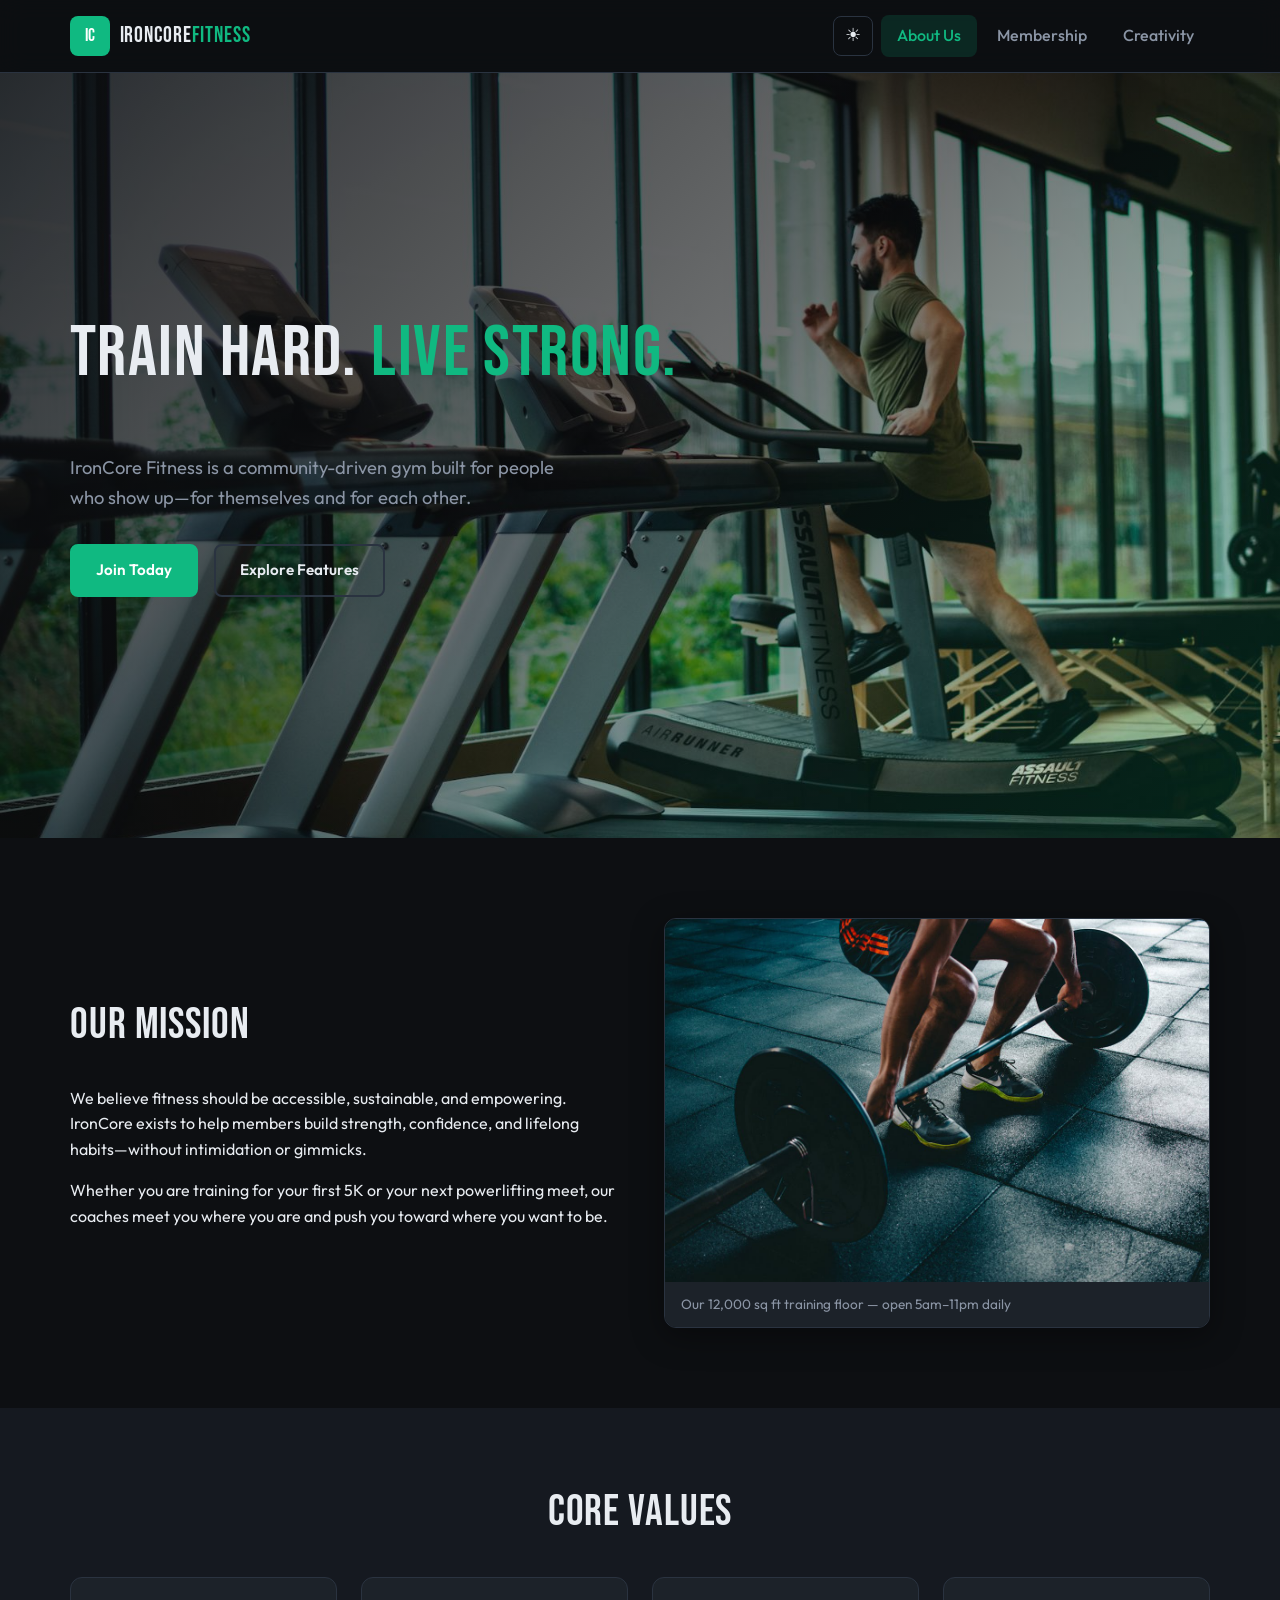
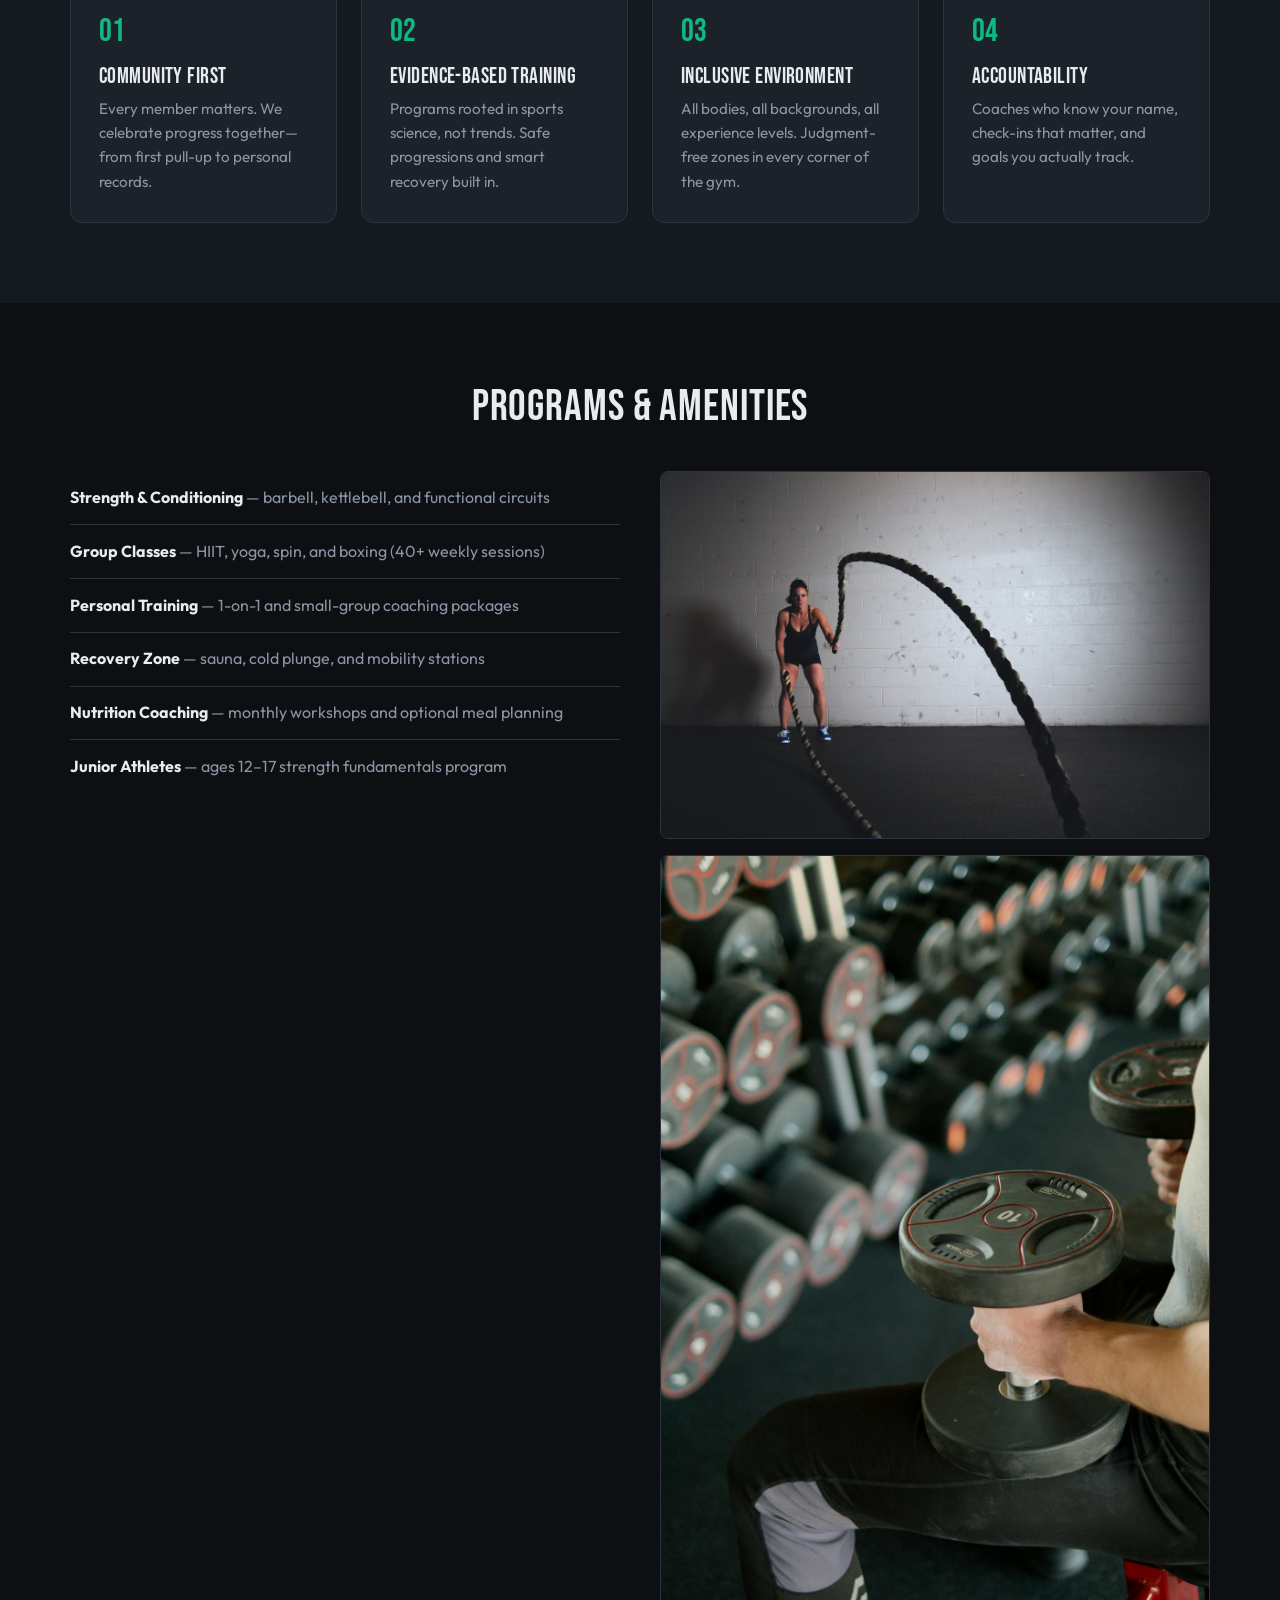
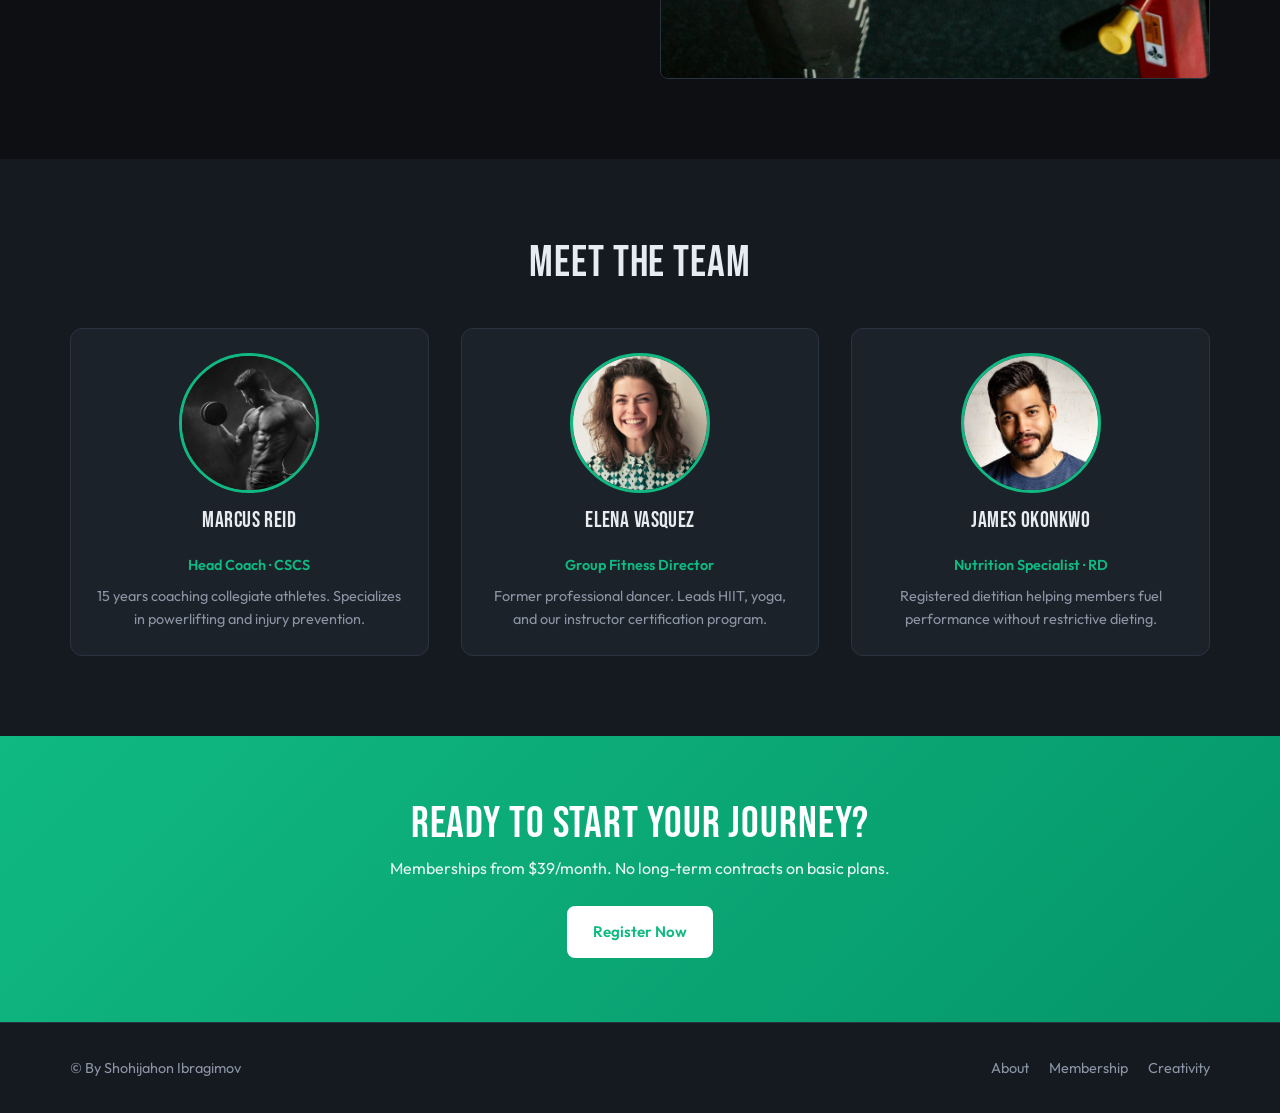
<file: index.html>
<!DOCTYPE html>
<html lang="en">
<head>
  <meta charset="UTF-8">
  <meta name="viewport" content="width=device-width, initial-scale=1.0">
  <meta name="description" content="IronCore Fitness — strength, community, and results.">
  <title>About Us | IronCore Fitness</title>
  <link rel="stylesheet" href="css/styles.css?v=2">
  <link rel="preconnect" href="https://fonts.googleapis.com">
  <link rel="preconnect" href="https://fonts.gstatic.com" crossorigin>
  <link href="https://fonts.googleapis.com/css2?family=Bebas+Neue&family=Outfit:wght@300;400;500;600;700&display=swap" rel="stylesheet">
</head>
<body>
  <header class="site-header">
    <div class="container header-inner">
      <a href="index.html" class="logo" aria-label="IronCore Fitness home">
        <span class="logo-mark">IC</span>
        <span class="logo-text">IronCore<span>Fitness</span></span>
      </a>
      <div class="header-actions">
        <button type="button" class="theme-toggle" id="themeToggle" aria-label="Switch to light theme" aria-pressed="false">
          <span class="theme-icon theme-icon--sun" aria-hidden="true">☀</span>
          <span class="theme-icon theme-icon--moon" aria-hidden="true">☽</span>
        </button>
        <button class="nav-toggle" id="navToggle" aria-label="Toggle navigation" aria-expanded="false">
          <span></span><span></span><span></span>
        </button>
        <nav class="main-nav" id="mainNav" aria-label="Main navigation">
          <ul>
            <li><a href="index.html" class="active">About Us</a></li>
            <li><a href="membership.html">Membership</a></li>
            <li><a href="creativity.html">Creativity</a></li>
          </ul>
        </nav>
      </div>
    </div>
  </header>

  <main>
    <section class="hero">
      <div class="hero-bg" aria-hidden="true"></div>
      <div class="container hero-content">
        <h1>Train Hard. <span>Live Strong.</span></h1>
        <p class="hero-lead">IronCore Fitness is a community-driven gym built for people who show up—for themselves and for each other.</p>
        <div class="hero-actions">
          <a href="membership.html" class="btn btn-primary">Join Today</a>
          <a href="creativity.html" class="btn btn-outline">Explore Features</a>
        </div>
      </div>
    </section>

    <section class="section" id="mission">
      <div class="container two-col">
        <article>
          <h2>Our Mission</h2>
          <p>We believe fitness should be accessible, sustainable, and empowering. IronCore exists to help members build strength, confidence, and lifelong habits—without intimidation or gimmicks.</p>
          <p>Whether you are training for your first 5K or your next powerlifting meet, our coaches meet you where you are and push you toward where you want to be.</p>
        </article>
        <figure class="image-card">
          <img src="images/gym-floor.jpg" alt="Members lifting weights in the main training floor" width="800" height="533" loading="lazy">
          <figcaption>Our 12,000 sq ft training floor — open 5am–11pm daily</figcaption>
        </figure>
      </div>
    </section>

    <section class="section section-alt" id="values">
      <div class="container">
        <h2 class="section-title">Core Values</h2>
        <ul class="values-grid">
          <li class="value-card">
            <span class="value-icon" aria-hidden="true">01</span>
            <h3>Community First</h3>
            <p>Every member matters. We celebrate progress together—from first pull-up to personal records.</p>
          </li>
          <li class="value-card">
            <span class="value-icon" aria-hidden="true">02</span>
            <h3>Evidence-Based Training</h3>
            <p>Programs rooted in sports science, not trends. Safe progressions and smart recovery built in.</p>
          </li>
          <li class="value-card">
            <span class="value-icon" aria-hidden="true">03</span>
            <h3>Inclusive Environment</h3>
            <p>All bodies, all backgrounds, all experience levels. Judgment-free zones in every corner of the gym.</p>
          </li>
          <li class="value-card">
            <span class="value-icon" aria-hidden="true">04</span>
            <h3>Accountability</h3>
            <p>Coaches who know your name, check-ins that matter, and goals you actually track.</p>
          </li>
        </ul>
      </div>
    </section>

    <section class="section" id="programs">
      <div class="container">
        <h2 class="section-title">Programs &amp; Amenities</h2>
        <div class="programs-layout">
          <ul class="program-list">
            <li><strong>Strength &amp; Conditioning</strong> — barbell, kettlebell, and functional circuits</li>
            <li><strong>Group Classes</strong> — HIIT, yoga, spin, and boxing (40+ weekly sessions)</li>
            <li><strong>Personal Training</strong> — 1-on-1 and small-group coaching packages</li>
            <li><strong>Recovery Zone</strong> — sauna, cold plunge, and mobility stations</li>
            <li><strong>Nutrition Coaching</strong> — monthly workshops and optional meal planning</li>
            <li><strong>Junior Athletes</strong> — ages 12–17 strength fundamentals program</li>
          </ul>
          <div class="program-gallery">
            <img src="images/group-class.jpg" alt="Group fitness class in session" width="600" height="400" loading="lazy">
            <img src="images/personal-training.jpg" alt="Trainer assisting member with squat form" width="600" height="400" loading="lazy">
          </div>
        </div>
      </div>
    </section>

    <section class="section section-alt" id="staff">
      <div class="container">
        <h2 class="section-title">Meet the Team</h2>
        <ul class="staff-grid">
          <li class="staff-card">
            <img src="images/staff-marcus.jpg" alt="Marcus Reid, Head Coach" width="400" height="400" loading="lazy">
            <h3>Marcus Reid</h3>
            <p class="staff-role">Head Coach · CSCS</p>
            <p>15 years coaching collegiate athletes. Specializes in powerlifting and injury prevention.</p>
          </li>
          <li class="staff-card">
            <img src="images/staff-elena.jpg" alt="Elena Vasquez, Group Fitness Director" width="400" height="400" loading="lazy">
            <h3>Elena Vasquez</h3>
            <p class="staff-role">Group Fitness Director</p>
            <p>Former professional dancer. Leads HIIT, yoga, and our instructor certification program.</p>
          </li>
          <li class="staff-card">
            <img src="images/staff-james.jpg" alt="James Okonkwo, Nutrition Specialist" width="400" height="400" loading="lazy">
            <h3>James Okonkwo</h3>
            <p class="staff-role">Nutrition Specialist · RD</p>
            <p>Registered dietitian helping members fuel performance without restrictive dieting.</p>
          </li>
        </ul>
      </div>
    </section>

    <section class="cta-banner">
      <div class="container cta-inner">
        <h2>Ready to start your journey?</h2>
        <p>Memberships from $39/month. No long-term contracts on basic plans.</p>
        <a href="membership.html" class="btn btn-primary">Register Now</a>
      </div>
    </section>
  </main>

  <footer class="site-footer">
    <div class="container footer-inner">
      <p>&copy; By Shohijahon Ibragimov </p>
      <nav aria-label="Footer navigation">
        <ul>
          <li><a href="index.html">About</a></li>
          <li><a href="membership.html">Membership</a></li>
          <li><a href="creativity.html">Creativity</a></li>
        </ul>
      </nav>
    </div>
  </footer>

  <script src="js/nav.js"></script>
</body>
</html>
</file>
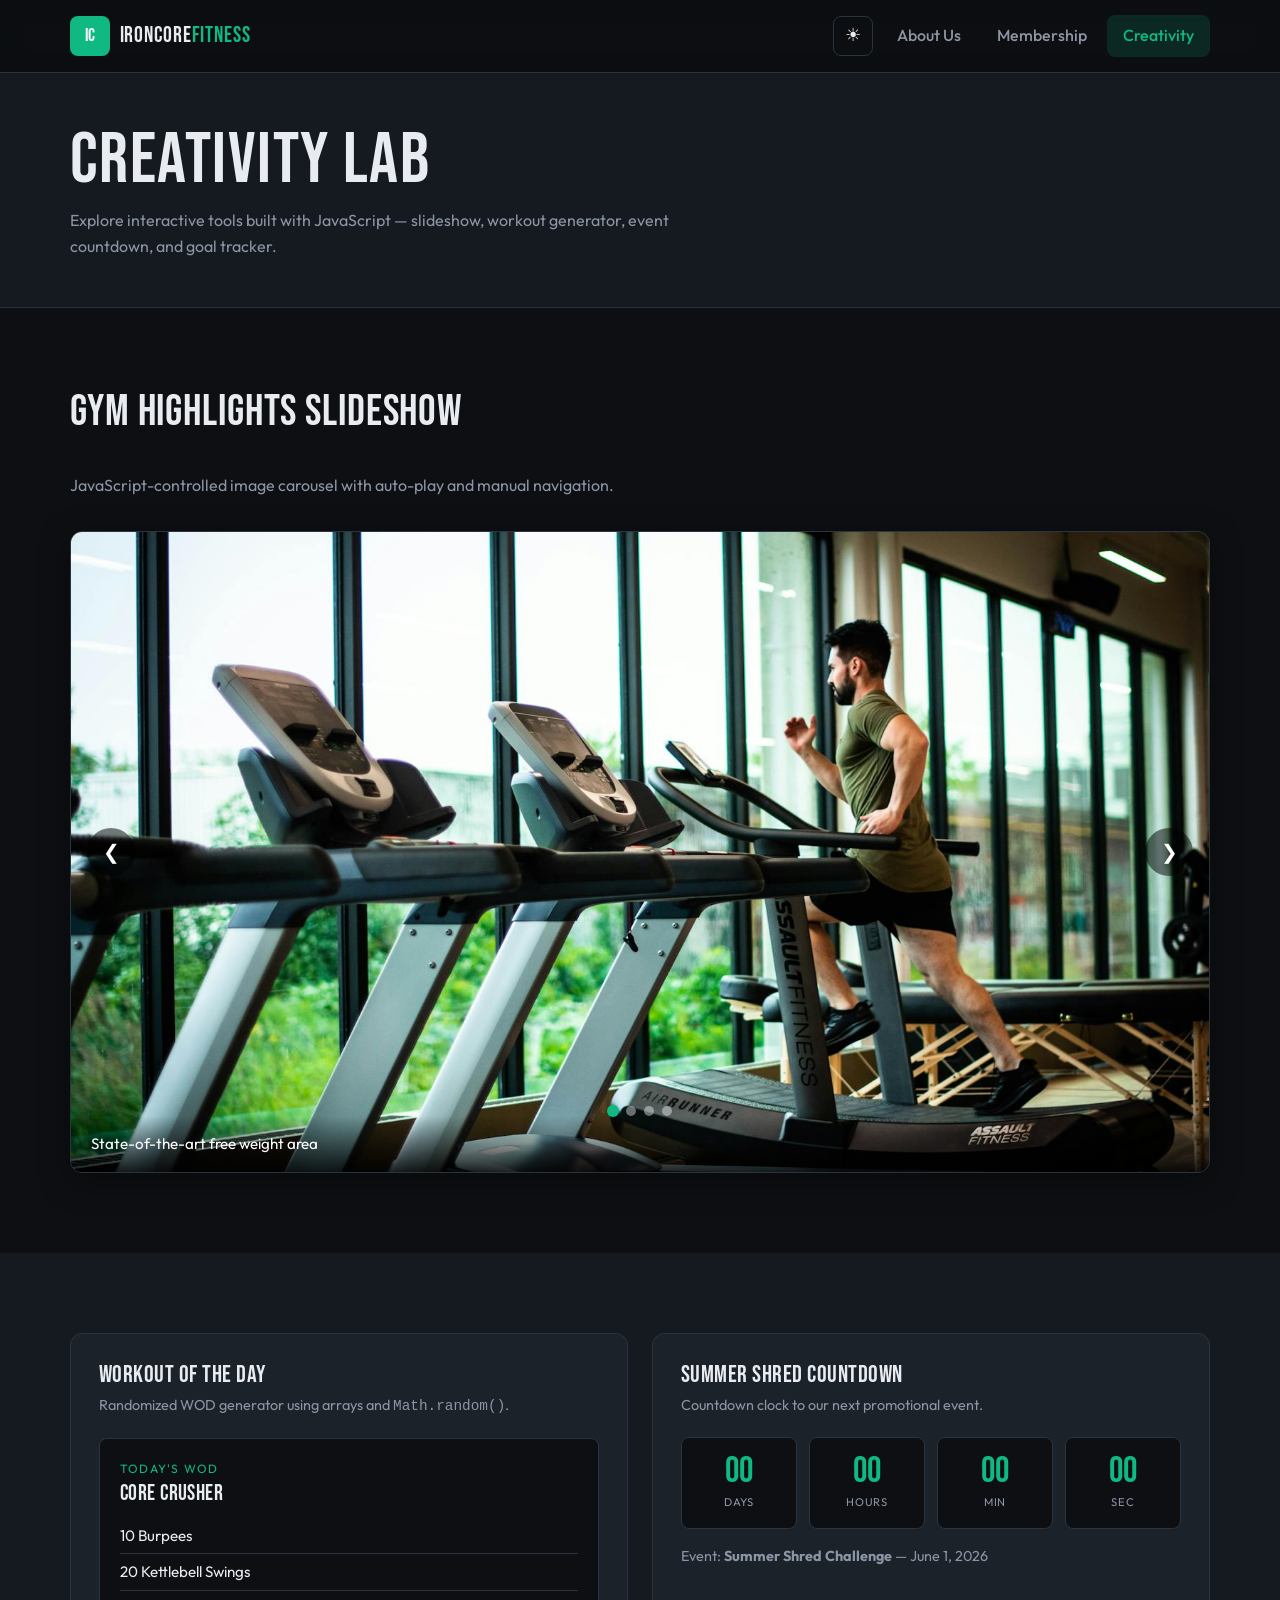
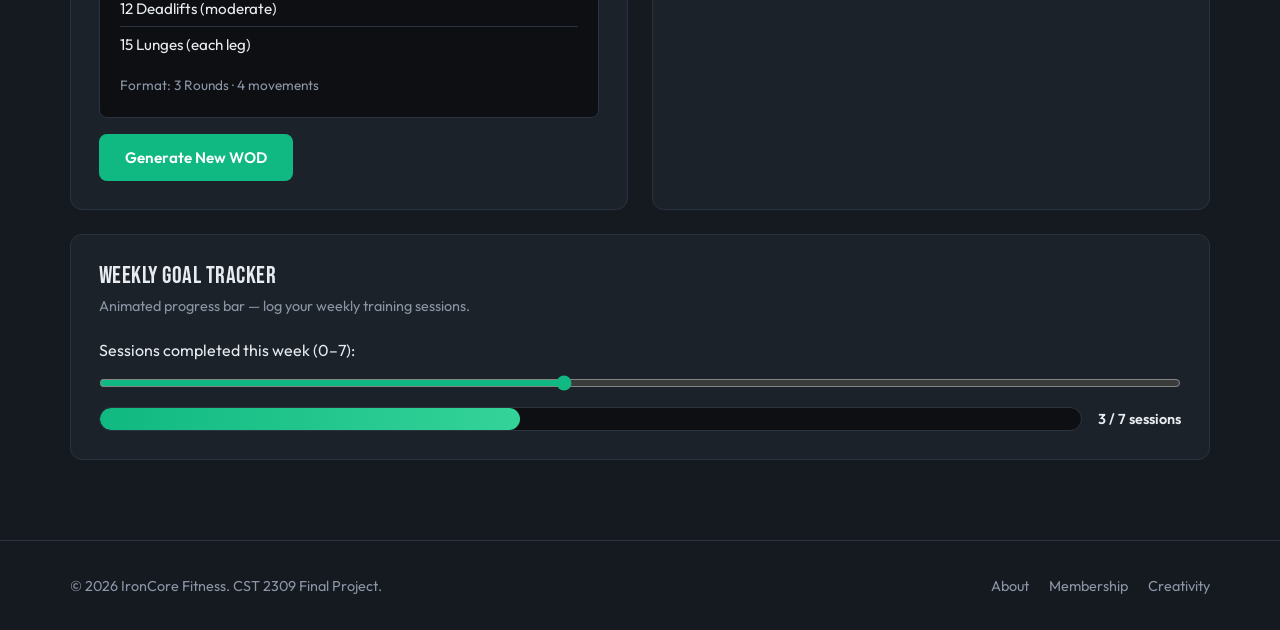
<file: creativity.html>
<!DOCTYPE html>
<html lang="en">
<head>
  <meta charset="UTF-8">
  <meta name="viewport" content="width=device-width, initial-scale=1.0">
  <meta name="description" content="Interactive features at IronCore Fitness.">
  <title>Creativity | IronCore Fitness</title>
  <link rel="stylesheet" href="css/styles.css?v=2">
  <link rel="preconnect" href="https://fonts.googleapis.com">
  <link rel="preconnect" href="https://fonts.gstatic.com" crossorigin>
  <link href="https://fonts.googleapis.com/css2?family=Bebas+Neue&family=Outfit:wght@300;400;500;600;700&display=swap" rel="stylesheet">
</head>
<body>
  <header class="site-header">
    <div class="container header-inner">
      <a href="index.html" class="logo" aria-label="IronCore Fitness home">
        <span class="logo-mark">IC</span>
        <span class="logo-text">IronCore<span>Fitness</span></span>
      </a>
      <div class="header-actions">
        <button type="button" class="theme-toggle" id="themeToggle" aria-label="Switch to light theme" aria-pressed="false">
          <span class="theme-icon theme-icon--sun" aria-hidden="true">☀</span>
          <span class="theme-icon theme-icon--moon" aria-hidden="true">☽</span>
        </button>
        <button class="nav-toggle" id="navToggle" aria-label="Toggle navigation" aria-expanded="false">
          <span></span><span></span><span></span>
        </button>
        <nav class="main-nav" id="mainNav" aria-label="Main navigation">
          <ul>
            <li><a href="index.html">About Us</a></li>
            <li><a href="membership.html">Membership</a></li>
            <li><a href="creativity.html" class="active">Creativity</a></li>
          </ul>
        </nav>
      </div>
    </div>
  </header>

  <main class="page-main">
    <section class="page-hero page-hero--compact">
      <div class="container">
        <h1>Creativity Lab</h1>
        <p>Explore interactive tools built with JavaScript — slideshow, workout generator, event countdown, and goal tracker.</p>
      </div>
    </section>

    <section class="section">
      <div class="container">
        <div class="feature-header">
          <h2>Gym Highlights Slideshow</h2>
          <p>JavaScript-controlled image carousel with auto-play and manual navigation.</p>
        </div>

        <div class="slideshow" id="slideshow">
          <div class="slideshow-track" id="slideshowTrack">
            <figure class="slide active">
              <img src="images/hero.jpg" alt="Weight room with barbells and racks" loading="lazy">
              <figcaption>State-of-the-art free weight area</figcaption>
            </figure>
            <figure class="slide">
              <img src="images/group-class.jpg" alt="Group fitness class" loading="lazy">
              <figcaption>40+ weekly group classes</figcaption>
            </figure>
            <figure class="slide">
              <img src="images/spin-studio.jpg" alt="Cardio machines and cycling equipment" loading="lazy">
              <figcaption>Dedicated spin &amp; cardio studios</figcaption>
            </figure>
            <figure class="slide">
              <img src="images/yoga-studio.jpg" alt="Yoga and stretching area" loading="lazy">
              <figcaption>Recovery &amp; mobility zones</figcaption>
            </figure>
          </div>
          <button type="button" class="slideshow-btn slideshow-btn--prev" id="slidePrev" aria-label="Previous slide">&#10094;</button>
          <button type="button" class="slideshow-btn slideshow-btn--next" id="slideNext" aria-label="Next slide">&#10095;</button>
          <div class="slideshow-dots" id="slideshowDots" role="tablist" aria-label="Slide navigation"></div>
        </div>
      </div>
    </section>

    <section class="section section-alt">
      <div class="container creativity-grid">
        <article class="feature-card" id="wodSection">
          <h2>Workout of the Day</h2>
          <p>Randomized WOD generator using arrays and <code>Math.random()</code>.</p>
          <div class="wod-display" id="wodDisplay">
            <p class="wod-label">Today's WOD</p>
            <h3 id="wodTitle">—</h3>
            <ul id="wodExercises"></ul>
            <p class="wod-meta" id="wodMeta"></p>
          </div>
          <button type="button" class="btn btn-primary" id="generateWod">Generate New WOD</button>
        </article>

        <article class="feature-card" id="countdownSection">
          <h2>Summer Shred Countdown</h2>
          <p>Countdown clock to our next promotional event.</p>
          <div class="countdown" id="countdown">
            <div class="countdown-unit"><span id="cdDays">00</span><small>Days</small></div>
            <div class="countdown-unit"><span id="cdHours">00</span><small>Hours</small></div>
            <div class="countdown-unit"><span id="cdMinutes">00</span><small>Min</small></div>
            <div class="countdown-unit"><span id="cdSeconds">00</span><small>Sec</small></div>
          </div>
          <p class="countdown-event">Event: <strong id="eventName">Summer Shred Challenge</strong> — June 1, 2026</p>
        </article>

        <article class="feature-card feature-card--wide" id="goalSection">
          <h2>Weekly Goal Tracker</h2>
          <p>Animated progress bar — log your weekly training sessions.</p>
          <label for="sessionsInput">Sessions completed this week (0–7):</label>
          <input type="range" id="sessionsInput" min="0" max="7" value="3">
          <div class="progress-wrap">
            <div class="progress-bar" id="progressBar" role="progressbar" aria-valuenow="3" aria-valuemin="0" aria-valuemax="7">
              <span id="progressFill"></span>
            </div>
            <span class="progress-label" id="progressLabel">3 / 7 sessions</span>
          </div>
        </article>
      </div>
    </section>
  </main>

  <footer class="site-footer">
    <div class="container footer-inner">
      <p>&copy; 2026 IronCore Fitness. CST 2309 Final Project.</p>
      <nav aria-label="Footer navigation">
        <ul>
          <li><a href="index.html">About</a></li>
          <li><a href="membership.html">Membership</a></li>
          <li><a href="creativity.html">Creativity</a></li>
        </ul>
      </nav>
    </div>
  </footer>

  <script src="js/nav.js"></script>
  <script src="js/creativity.js"></script>
</body>
</html>
</file>
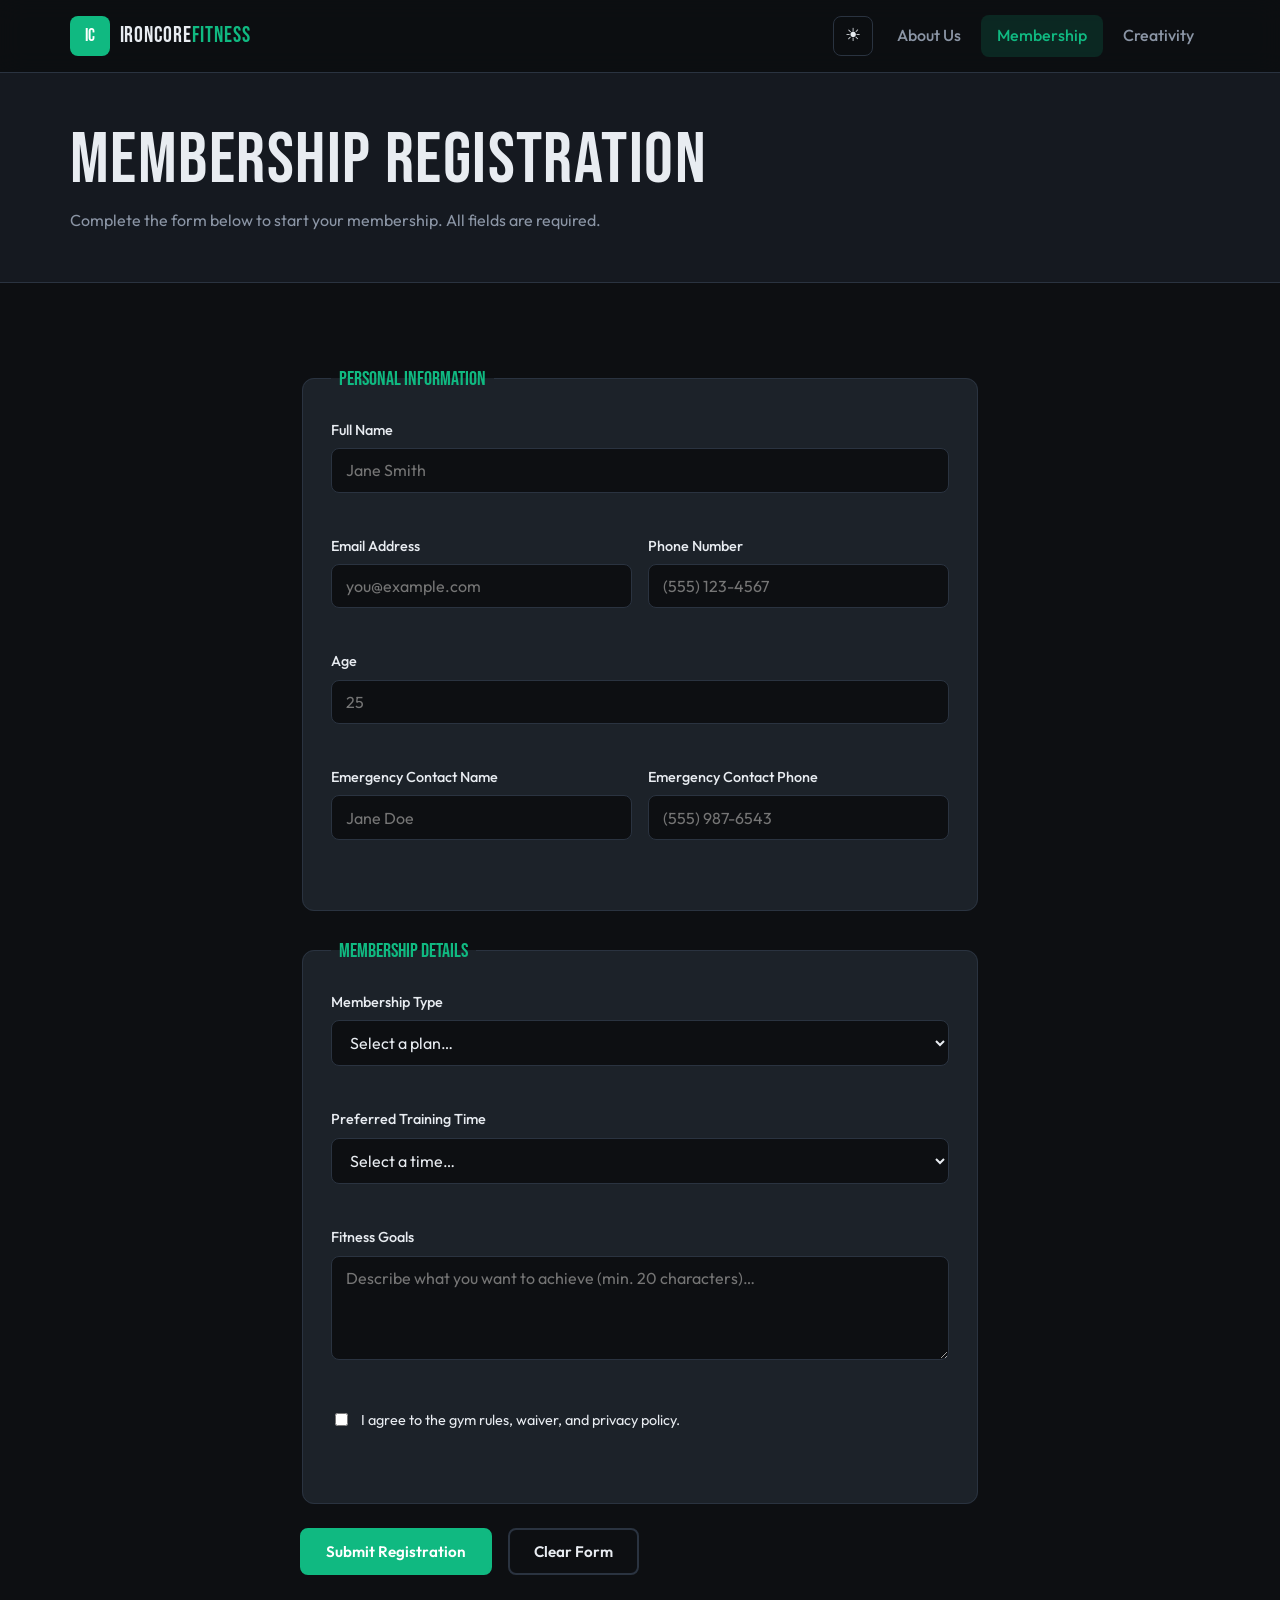
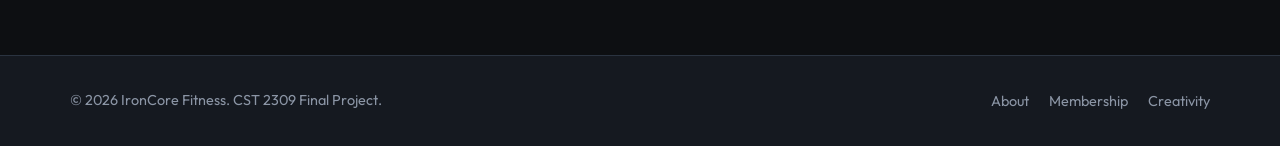
<file: membership.html>
<!DOCTYPE html>
<html lang="en">
<head>
  <meta charset="UTF-8">
  <meta name="viewport" content="width=device-width, initial-scale=1.0">
  <meta name="description" content="Register for membership at IronCore Fitness.">
  <title>Membership Registration | IronCore Fitness</title>
  <link rel="stylesheet" href="css/styles.css?v=2">
  <link rel="preconnect" href="https://fonts.googleapis.com">
  <link rel="preconnect" href="https://fonts.gstatic.com" crossorigin>
  <link href="https://fonts.googleapis.com/css2?family=Bebas+Neue&family=Outfit:wght@300;400;500;600;700&display=swap" rel="stylesheet">
</head>
<body>
  <header class="site-header">
    <div class="container header-inner">
      <a href="index.html" class="logo" aria-label="IronCore Fitness home">
        <span class="logo-mark">IC</span>
        <span class="logo-text">IronCore<span>Fitness</span></span>
      </a>
      <div class="header-actions">
        <button type="button" class="theme-toggle" id="themeToggle" aria-label="Switch to light theme" aria-pressed="false">
          <span class="theme-icon theme-icon--sun" aria-hidden="true">☀</span>
          <span class="theme-icon theme-icon--moon" aria-hidden="true">☽</span>
        </button>
        <button class="nav-toggle" id="navToggle" aria-label="Toggle navigation" aria-expanded="false">
          <span></span><span></span><span></span>
        </button>
        <nav class="main-nav" id="mainNav" aria-label="Main navigation">
          <ul>
            <li><a href="index.html">About Us</a></li>
            <li><a href="membership.html" class="active">Membership</a></li>
            <li><a href="creativity.html">Creativity</a></li>
          </ul>
        </nav>
      </div>
    </div>
  </header>

  <main class="page-main">
    <section class="page-hero page-hero--compact">
      <div class="container">
        <h1>Membership Registration</h1>
        <p>Complete the form below to start your membership. All fields are required.</p>
      </div>
    </section>

    <section class="section">
      <div class="container form-container">
        <form id="membershipForm" class="registration-form" novalidate>
          <div id="formErrors" class="form-errors" role="alert" aria-live="polite" hidden></div>

          <fieldset>
            <legend>Personal Information</legend>

            <div class="form-group">
              <label for="fullName">Full Name</label>
              <input type="text" id="fullName" name="fullName" autocomplete="name" placeholder="Jane Smith">
              <span class="field-error" id="fullNameError"></span>
            </div>

            <div class="form-row">
              <div class="form-group">
                <label for="email">Email Address</label>
                <input type="email" id="email" name="email" autocomplete="email" placeholder="you@example.com">
                <span class="field-error" id="emailError"></span>
              </div>
              <div class="form-group">
                <label for="phone">Phone Number</label>
                <input type="tel" id="phone" name="phone" autocomplete="tel" placeholder="(555) 123-4567">
                <span class="field-error" id="phoneError"></span>
              </div>
            </div>

            <div class="form-group">
              <label for="age">Age</label>
              <input type="number" id="age" name="age" min="16" max="99" placeholder="25">
              <span class="field-error" id="ageError"></span>
            </div>

            <div class="form-row">
              <div class="form-group">
                <label for="emergencyContact">Emergency Contact Name</label>
                <input type="text" id="emergencyContact" name="emergencyContact" autocomplete="name" placeholder="Jane Doe">
                <span class="field-error" id="emergencyContactError"></span>
              </div>
              <div class="form-group">
                <label for="emergencyPhone">Emergency Contact Phone</label>
                <input type="tel" id="emergencyPhone" name="emergencyPhone" autocomplete="tel" placeholder="(555) 987-6543">
                <span class="field-error" id="emergencyPhoneError"></span>
              </div>
            </div>
          </fieldset>

          <fieldset>
            <legend>Membership Details</legend>

            <div class="form-group">
              <label for="membershipType">Membership Type</label>
              <select id="membershipType" name="membershipType">
                <option value="">Select a plan…</option>
                <option value="basic">Basic — $39/mo (gym floor access)</option>
                <option value="plus">Plus — $59/mo (+ group classes)</option>
                <option value="elite">Elite — $89/mo (+ 2 PT sessions/mo)</option>
                <option value="family">Family — $119/mo (up to 4 members)</option>
              </select>
              <span class="field-error" id="membershipTypeError"></span>
            </div>

            <div class="form-group">
              <label for="preferredTime">Preferred Training Time</label>
              <select id="preferredTime" name="preferredTime">
                <option value="">Select a time…</option>
                <option value="early">Early Morning (5am – 8am)</option>
                <option value="mid">Midday (11am – 2pm)</option>
                <option value="evening">Evening (5pm – 9pm)</option>
                <option value="weekend">Weekends</option>
              </select>
              <span class="field-error" id="preferredTimeError"></span>
            </div>

            <div class="form-group">
              <label for="fitnessGoals">Fitness Goals</label>
              <textarea id="fitnessGoals" name="fitnessGoals" rows="4" placeholder="Describe what you want to achieve (min. 20 characters)…"></textarea>
              <span class="field-error" id="fitnessGoalsError"></span>
            </div>

            <div class="form-group form-group--checkbox">
              <label class="checkbox-label">
                <input type="checkbox" id="termsAgree" name="termsAgree">
                I agree to the gym rules, waiver, and privacy policy.
              </label>
              <span class="field-error" id="termsAgreeError"></span>
            </div>
          </fieldset>

          <div class="form-actions">
            <button type="submit" class="btn btn-primary">Submit Registration</button>
            <button type="reset" class="btn btn-outline" id="resetBtn">Clear Form</button>
          </div>

          <div id="successMessage" class="success-message" role="status" hidden>
            <h3>Registration Successful!</h3>
            <p>Thank you for joining IronCore Fitness. A team member will contact you within 24 hours.</p>
          </div>
        </form>
      </div>
    </section>
  </main>

  <footer class="site-footer">
    <div class="container footer-inner">
      <p>&copy; 2026 IronCore Fitness. CST 2309 Final Project.</p>
      <nav aria-label="Footer navigation">
        <ul>
          <li><a href="index.html">About</a></li>
          <li><a href="membership.html">Membership</a></li>
          <li><a href="creativity.html">Creativity</a></li>
        </ul>
      </nav>
    </div>
  </footer>

  <script src="js/nav.js"></script>
  <!-- Presentation talking points: open js/validation.js and search "PRESENTATION" -->
  <script src="js/validation.js?v=4"></script>
</body>
</html>
</file>
<file: css/styles.css>
/* IronCore Fitness — CST 2309 Final Project */

:root {
  --color-bg: #0d0f12;
  --color-bg-alt: #151920;
  --color-surface: #1c2229;
  --color-border: #2a3340;
  --color-text: #e8ecf1;
  --color-muted: #8b95a5;
  --color-accent: #10b981;
  --color-accent-hover: #34d399;
  --color-accent-deep: #059669;
  --color-accent-soft: rgba(16, 185, 129, 0.15);
  --color-success: #2dc653;
  --color-error: #ef476f;
  --font-display: "Bebas Neue", sans-serif;
  --font-body: "Outfit", system-ui, sans-serif;
  --radius: 8px;
  --radius-lg: 12px;
  --shadow: 0 8px 32px rgba(0, 0, 0, 0.4);
  --header-h: 72px;
  --transition: 0.25s ease;
}

body.theme-light {
  --color-bg: #f4f6f8;
  --color-bg-alt: #e8ecf0;
  --color-surface: #ffffff;
  --color-border: #d0d7de;
  --color-text: #1a1f26;
  --color-muted: #5c6670;
  --color-accent-soft: rgba(16, 185, 129, 0.12);
  --shadow: 0 8px 24px rgba(0, 0, 0, 0.08);
}

*,
*::before,
*::after {
  box-sizing: border-box;
}

html {
  scroll-behavior: smooth;
}

body {
  margin: 0;
  font-family: var(--font-body);
  font-size: 1rem;
  line-height: 1.6;
  color: var(--color-text);
  background: var(--color-bg);
  transition: background var(--transition), color var(--transition);
}

img {
  max-width: 100%;
  height: auto;
  display: block;
}

a {
  color: var(--color-accent);
  text-decoration: none;
  transition: color var(--transition);
}

a:hover {
  color: var(--color-accent-hover);
}

h1, h2, h3 {
  font-family: var(--font-display);
  font-weight: 400;
  letter-spacing: 0.02em;
  line-height: 1.1;
  margin-top: 0;
}

h1 { font-size: clamp(2.5rem, 6vw, 4.5rem); }
h2 { font-size: clamp(1.75rem, 4vw, 2.75rem); }
h3 { font-size: 1.35rem; }

p { margin: 0 0 1rem; }

ul { margin: 0; padding: 0; }

.container {
  width: min(1140px, 92%);
  margin: 0 auto;
}

/* Header & Nav */
.site-header {
  position: sticky;
  top: 0;
  z-index: 100;
  background: rgba(13, 15, 18, 0.92);
  backdrop-filter: blur(12px);
  border-bottom: 1px solid var(--color-border);
}

body.theme-light .site-header {
  background: rgba(244, 246, 248, 0.92);
}

.header-inner {
  display: flex;
  align-items: center;
  justify-content: space-between;
  min-height: var(--header-h);
  gap: 1rem;
}

.logo {
  display: flex;
  align-items: center;
  gap: 0.6rem;
  color: var(--color-text);
  text-decoration: none;
}

.logo:hover { color: var(--color-text); }

.logo-mark {
  display: flex;
  align-items: center;
  justify-content: center;
  width: 40px;
  height: 40px;
  background: var(--color-accent);
  color: #fff;
  font-family: var(--font-display);
  font-size: 1.1rem;
  border-radius: var(--radius);
}

.logo-text {
  font-family: var(--font-display);
  font-size: 1.35rem;
  letter-spacing: 0.04em;
}

.logo-text span { color: var(--color-accent); }

.main-nav ul {
  display: flex;
  gap: 0.25rem;
  list-style: none;
}

.main-nav a {
  display: block;
  padding: 0.5rem 1rem;
  color: var(--color-muted);
  font-weight: 500;
  border-radius: var(--radius);
  transition: color var(--transition), background var(--transition);
}

.main-nav a:hover,
.main-nav a.active {
  color: var(--color-text);
  background: var(--color-accent-soft);
}

.main-nav a.active {
  color: var(--color-accent);
}

.header-actions {
  display: flex;
  align-items: center;
  gap: 0.5rem;
}

.theme-toggle {
  display: flex;
  align-items: center;
  justify-content: center;
  width: 40px;
  height: 40px;
  padding: 0;
  background: transparent;
  border: 1px solid var(--color-border);
  border-radius: var(--radius);
  color: var(--color-text);
  font-size: 1.1rem;
  line-height: 1;
  cursor: pointer;
  transition: border-color var(--transition), background var(--transition);
}

.theme-toggle:hover {
  border-color: var(--color-accent);
  background: var(--color-accent-soft);
}

.theme-icon--moon {
  display: none;
}

body.theme-light .theme-icon--sun {
  display: none;
}

body.theme-light .theme-icon--moon {
  display: inline;
}

.nav-toggle {
  display: none;
  flex-direction: column;
  gap: 5px;
  padding: 8px;
  background: transparent;
  border: 1px solid var(--color-border);
  border-radius: var(--radius);
  cursor: pointer;
}

.nav-toggle span {
  display: block;
  width: 22px;
  height: 2px;
  background: var(--color-text);
  transition: var(--transition);
}

/* Buttons */
.btn {
  display: inline-block;
  padding: 0.75rem 1.5rem;
  font-family: var(--font-body);
  font-size: 0.95rem;
  font-weight: 600;
  text-align: center;
  border-radius: var(--radius);
  border: 2px solid transparent;
  cursor: pointer;
  transition: background var(--transition), color var(--transition), border-color var(--transition), transform 0.15s ease;
}

.btn:hover { transform: translateY(-1px); }

.btn-primary {
  background: var(--color-accent);
  color: #fff;
  border-color: var(--color-accent);
}

.btn-primary:hover {
  background: var(--color-accent-hover);
  border-color: var(--color-accent-hover);
  color: #fff;
}

.btn-outline {
  background: transparent;
  color: var(--color-text);
  border-color: var(--color-border);
}

.btn-outline:hover {
  border-color: var(--color-accent);
  color: var(--color-accent);
}

.btn-sm {
  padding: 0.4rem 0.85rem;
  font-size: 0.85rem;
}

/* Hero */
.hero {
  position: relative;
  min-height: 85vh;
  display: flex;
  align-items: center;
  overflow: hidden;
}

.hero-bg {
  position: absolute;
  inset: 0;
  background:
    linear-gradient(135deg, rgba(13, 15, 18, 0.88) 0%, rgba(13, 15, 18, 0.6) 50%, rgba(16, 185, 129, 0.2) 100%),
    url("../images/hero.jpg") center / cover no-repeat;
}

body.theme-light .hero-bg {
  background:
    linear-gradient(135deg, rgba(244, 246, 248, 0.92) 0%, rgba(244, 246, 248, 0.75) 50%, rgba(16, 185, 129, 0.12) 100%),
    url("../images/hero.jpg") center / cover no-repeat;
}

.hero-content {
  position: relative;
  padding: 4rem 0;
}

.hero h1 span { color: var(--color-accent); }

.hero-lead {
  font-size: 1.15rem;
  max-width: 520px;
  color: var(--color-muted);
  margin-bottom: 2rem;
}

.hero-actions {
  display: flex;
  flex-wrap: wrap;
  gap: 1rem;
}

/* Sections */
.section {
  padding: 5rem 0;
}

.section-alt {
  background: var(--color-bg-alt);
}

.section-title {
  text-align: center;
  margin-bottom: 2.5rem;
}

.two-col {
  display: grid;
  grid-template-columns: 1fr 1fr;
  gap: 3rem;
  align-items: center;
}

.image-card {
  margin: 0;
  border-radius: var(--radius-lg);
  overflow: hidden;
  box-shadow: var(--shadow);
  border: 1px solid var(--color-border);
}

.image-card figcaption {
  padding: 0.75rem 1rem;
  font-size: 0.85rem;
  color: var(--color-muted);
  background: var(--color-surface);
}

/* Values */
.values-grid {
  display: grid;
  grid-template-columns: repeat(auto-fit, minmax(240px, 1fr));
  gap: 1.5rem;
  list-style: none;
}

.value-card {
  padding: 1.75rem;
  background: var(--color-surface);
  border: 1px solid var(--color-border);
  border-radius: var(--radius-lg);
  transition: border-color var(--transition), transform var(--transition);
}

.value-card:hover {
  border-color: var(--color-accent);
  transform: translateY(-4px);
}

.value-icon {
  display: block;
  font-family: var(--font-display);
  font-size: 2rem;
  color: var(--color-accent);
  margin-bottom: 0.5rem;
}

.value-card h3 {
  margin-bottom: 0.5rem;
}

.value-card p {
  margin: 0;
  color: var(--color-muted);
  font-size: 0.95rem;
}

/* Programs */
.programs-layout {
  display: grid;
  grid-template-columns: 1fr 1fr;
  gap: 2.5rem;
  align-items: start;
}

.program-list {
  list-style: none;
}

.program-list li {
  padding: 0.85rem 0;
  border-bottom: 1px solid var(--color-border);
  color: var(--color-muted);
}

.program-list li:last-child { border-bottom: none; }

.program-list strong { color: var(--color-text); }

.program-gallery {
  display: grid;
  gap: 1rem;
}

.program-gallery img {
  border-radius: var(--radius);
  border: 1px solid var(--color-border);
}

/* Staff */
.staff-grid {
  display: grid;
  grid-template-columns: repeat(auto-fit, minmax(260px, 1fr));
  gap: 2rem;
  list-style: none;
}

.staff-card {
  text-align: center;
  padding: 1.5rem;
  background: var(--color-surface);
  border: 1px solid var(--color-border);
  border-radius: var(--radius-lg);
}

.staff-card img {
  width: 140px;
  height: 140px;
  object-fit: cover;
  border-radius: 50%;
  margin: 0 auto 1rem;
  border: 3px solid var(--color-accent);
}

.staff-role {
  color: var(--color-accent);
  font-size: 0.9rem;
  font-weight: 600;
  margin-bottom: 0.5rem;
}

.staff-card p:last-child {
  margin: 0;
  color: var(--color-muted);
  font-size: 0.9rem;
}

/* CTA */
.cta-banner {
  padding: 4rem 0;
  background: linear-gradient(135deg, var(--color-accent) 0%, var(--color-accent-deep) 100%);
}

.cta-inner {
  text-align: center;
  color: #fff;
}

.cta-inner h2 { color: #fff; margin-bottom: 0.5rem; }

.cta-inner p { opacity: 0.9; margin-bottom: 1.5rem; }

.cta-inner .btn-primary {
  background: #fff;
  color: var(--color-accent);
  border-color: #fff;
}

.cta-inner .btn-primary:hover {
  background: #f0f0f0;
  color: var(--color-accent-deep);
}

/* Page hero (inner pages) */
.page-hero {
  padding: 3rem 0;
  background: var(--color-bg-alt);
  border-bottom: 1px solid var(--color-border);
}

.page-hero--compact h1 { margin-bottom: 0.5rem; }

.page-hero p {
  margin: 0;
  color: var(--color-muted);
  max-width: 600px;
}

/* Form */
.form-container {
  max-width: 680px;
}

.registration-form fieldset {
  border: 1px solid var(--color-border);
  border-radius: var(--radius-lg);
  padding: 1.5rem 1.75rem 1.75rem;
  margin-bottom: 1.5rem;
  background: var(--color-surface);
}

.registration-form legend {
  font-family: var(--font-display);
  font-size: 1.25rem;
  padding: 0 0.5rem;
  color: var(--color-accent);
}

.form-group {
  margin-bottom: 1.25rem;
}

.form-row {
  display: grid;
  grid-template-columns: 1fr 1fr;
  gap: 1rem;
}

.form-group label {
  display: block;
  margin-bottom: 0.4rem;
  font-weight: 500;
  font-size: 0.9rem;
}

.form-group input,
.form-group select,
.form-group textarea {
  width: 100%;
  padding: 0.7rem 0.9rem;
  font-family: var(--font-body);
  font-size: 1rem;
  color: var(--color-text);
  background: var(--color-bg);
  border: 1px solid var(--color-border);
  border-radius: var(--radius);
  transition: border-color var(--transition), box-shadow var(--transition);
}

.form-group input:focus,
.form-group select:focus,
.form-group textarea:focus {
  outline: none;
  border-color: var(--color-accent);
  box-shadow: 0 0 0 3px var(--color-accent-soft);
}

.form-group input.invalid,
.form-group select.invalid,
.form-group textarea.invalid {
  border-color: var(--color-error);
}

.form-group--checkbox .checkbox-label {
  display: flex;
  align-items: flex-start;
  gap: 0.6rem;
  font-weight: 400;
  cursor: pointer;
}

.form-group--checkbox input {
  width: auto;
  margin-top: 0.25rem;
}

.field-error {
  display: block;
  margin-top: 0.35rem;
  font-size: 0.85rem;
  color: var(--color-error);
  min-height: 1.2em;
}

.form-errors {
  padding: 1rem 1.25rem;
  margin-bottom: 1.5rem;
  background: rgba(239, 71, 111, 0.12);
  border: 1px solid var(--color-error);
  border-radius: var(--radius);
  color: var(--color-error);
}

.form-errors ul {
  margin: 0.5rem 0 0;
  padding-left: 1.25rem;
}

.form-actions {
  display: flex;
  flex-wrap: wrap;
  gap: 1rem;
}

.success-message {
  margin-top: 1.5rem;
  padding: 1.25rem 1.5rem;
  background: rgba(45, 198, 83, 0.12);
  border: 1px solid var(--color-success);
  border-radius: var(--radius-lg);
  color: var(--color-success);
}

.success-message h3 {
  color: var(--color-success);
  margin-bottom: 0.35rem;
}

.success-message p {
  margin: 0;
  color: var(--color-text);
}

/* Creativity page */
.feature-header {
  margin-bottom: 2rem;
}

.feature-header p {
  margin: 0;
  color: var(--color-muted);
}

.slideshow {
  position: relative;
  border-radius: var(--radius-lg);
  overflow: hidden;
  border: 1px solid var(--color-border);
  box-shadow: var(--shadow);
  background: var(--color-surface);
}

.slideshow-track {
  position: relative;
  aspect-ratio: 16 / 9;
}

.slide {
  position: absolute;
  inset: 0;
  opacity: 0;
  transition: opacity 0.6s ease;
  margin: 0;
}

.slide.active { opacity: 1; z-index: 1; }

.slide img {
  width: 100%;
  height: 100%;
  object-fit: cover;
}

.slide figcaption {
  position: absolute;
  bottom: 0;
  left: 0;
  right: 0;
  padding: 1rem 1.25rem;
  background: linear-gradient(transparent, rgba(0, 0, 0, 0.85));
  color: #fff;
  font-size: 0.95rem;
}

.slideshow-btn {
  position: absolute;
  top: 50%;
  transform: translateY(-50%);
  z-index: 2;
  width: 48px;
  height: 48px;
  background: rgba(0, 0, 0, 0.5);
  color: #fff;
  border: none;
  border-radius: 50%;
  font-size: 1.25rem;
  cursor: pointer;
  transition: background var(--transition);
}

.slideshow-btn:hover { background: var(--color-accent); }

.slideshow-btn--prev { left: 1rem; }
.slideshow-btn--next { right: 1rem; }

.slideshow-dots {
  position: absolute;
  bottom: 3.5rem;
  left: 50%;
  transform: translateX(-50%);
  z-index: 2;
  display: flex;
  gap: 0.5rem;
}

.slideshow-dots button {
  width: 10px;
  height: 10px;
  padding: 0;
  border: none;
  border-radius: 50%;
  background: rgba(255, 255, 255, 0.4);
  cursor: pointer;
  transition: background var(--transition), transform var(--transition);
}

.slideshow-dots button.active {
  background: var(--color-accent);
  transform: scale(1.2);
}

.creativity-grid {
  display: grid;
  grid-template-columns: repeat(2, 1fr);
  gap: 1.5rem;
}

.feature-card {
  padding: 1.75rem;
  background: var(--color-surface);
  border: 1px solid var(--color-border);
  border-radius: var(--radius-lg);
}

.feature-card--wide {
  grid-column: 1 / -1;
}

.feature-card h2 {
  font-size: 1.5rem;
  margin-bottom: 0.35rem;
}

.feature-card > p {
  color: var(--color-muted);
  font-size: 0.9rem;
  margin-bottom: 1.25rem;
}

.wod-display {
  padding: 1.25rem;
  margin-bottom: 1rem;
  background: var(--color-bg);
  border-radius: var(--radius);
  border: 1px solid var(--color-border);
  min-height: 160px;
}

.wod-label {
  font-size: 0.75rem;
  text-transform: uppercase;
  letter-spacing: 0.1em;
  color: var(--color-accent);
  margin-bottom: 0.25rem;
}

#wodTitle { margin-bottom: 0.75rem; }

#wodExercises {
  list-style: none;
  margin-bottom: 0.75rem;
}

#wodExercises li {
  padding: 0.35rem 0;
  border-bottom: 1px solid var(--color-border);
  font-size: 0.95rem;
}

#wodExercises li:last-child { border-bottom: none; }

.wod-meta {
  margin: 0;
  font-size: 0.85rem;
  color: var(--color-muted);
}

.countdown {
  display: flex;
  gap: 0.75rem;
  margin-bottom: 1rem;
  flex-wrap: wrap;
}

.countdown-unit {
  flex: 1;
  min-width: 70px;
  text-align: center;
  padding: 1rem 0.5rem;
  background: var(--color-bg);
  border: 1px solid var(--color-border);
  border-radius: var(--radius);
}

.countdown-unit span {
  display: block;
  font-family: var(--font-display);
  font-size: 2.25rem;
  color: var(--color-accent);
  line-height: 1;
}

.countdown-unit small {
  display: block;
  margin-top: 0.25rem;
  font-size: 0.7rem;
  text-transform: uppercase;
  letter-spacing: 0.08em;
  color: var(--color-muted);
}

.countdown-event {
  margin: 0;
  font-size: 0.9rem;
  color: var(--color-muted);
}

.goal-header {
  display: flex;
  justify-content: space-between;
  align-items: flex-start;
  gap: 1rem;
  flex-wrap: wrap;
  margin-bottom: 0.25rem;
}

.goal-header h2 { margin: 0; }

#sessionsInput {
  width: 100%;
  margin: 0.75rem 0 1rem;
  accent-color: var(--color-accent);
}

.progress-wrap {
  display: flex;
  align-items: center;
  gap: 1rem;
}

.progress-bar {
  flex: 1;
  height: 24px;
  background: var(--color-bg);
  border: 1px solid var(--color-border);
  border-radius: 999px;
  overflow: hidden;
}

#progressFill {
  display: block;
  height: 100%;
  width: 0%;
  background: linear-gradient(90deg, var(--color-accent), var(--color-accent-hover));
  border-radius: 999px;
  transition: width 0.5s ease;
}

.progress-label {
  font-weight: 600;
  font-size: 0.9rem;
  white-space: nowrap;
}

/* Footer */
.site-footer {
  padding: 2rem 0;
  border-top: 1px solid var(--color-border);
  background: var(--color-bg-alt);
}

.footer-inner {
  display: flex;
  justify-content: space-between;
  align-items: center;
  flex-wrap: wrap;
  gap: 1rem;
}

.footer-inner p {
  margin: 0;
  font-size: 0.9rem;
  color: var(--color-muted);
}

.footer-inner nav ul {
  display: flex;
  gap: 1.25rem;
  list-style: none;
}

.footer-inner nav a {
  color: var(--color-muted);
  font-size: 0.9rem;
}

.footer-inner nav a:hover { color: var(--color-accent); }

/* Responsive */
@media (max-width: 768px) {
  .nav-toggle { display: flex; }

  .main-nav {
    position: absolute;
    top: var(--header-h);
    left: 0;
    right: 0;
    background: var(--color-bg);
    border-bottom: 1px solid var(--color-border);
    padding: 1rem;
    display: none;
  }

  .main-nav.open { display: block; }

  .main-nav ul {
    flex-direction: column;
  }

  .two-col,
  .programs-layout,
  .form-row,
  .creativity-grid {
    grid-template-columns: 1fr;
  }

  .hero { min-height: 70vh; }
}
</file>
